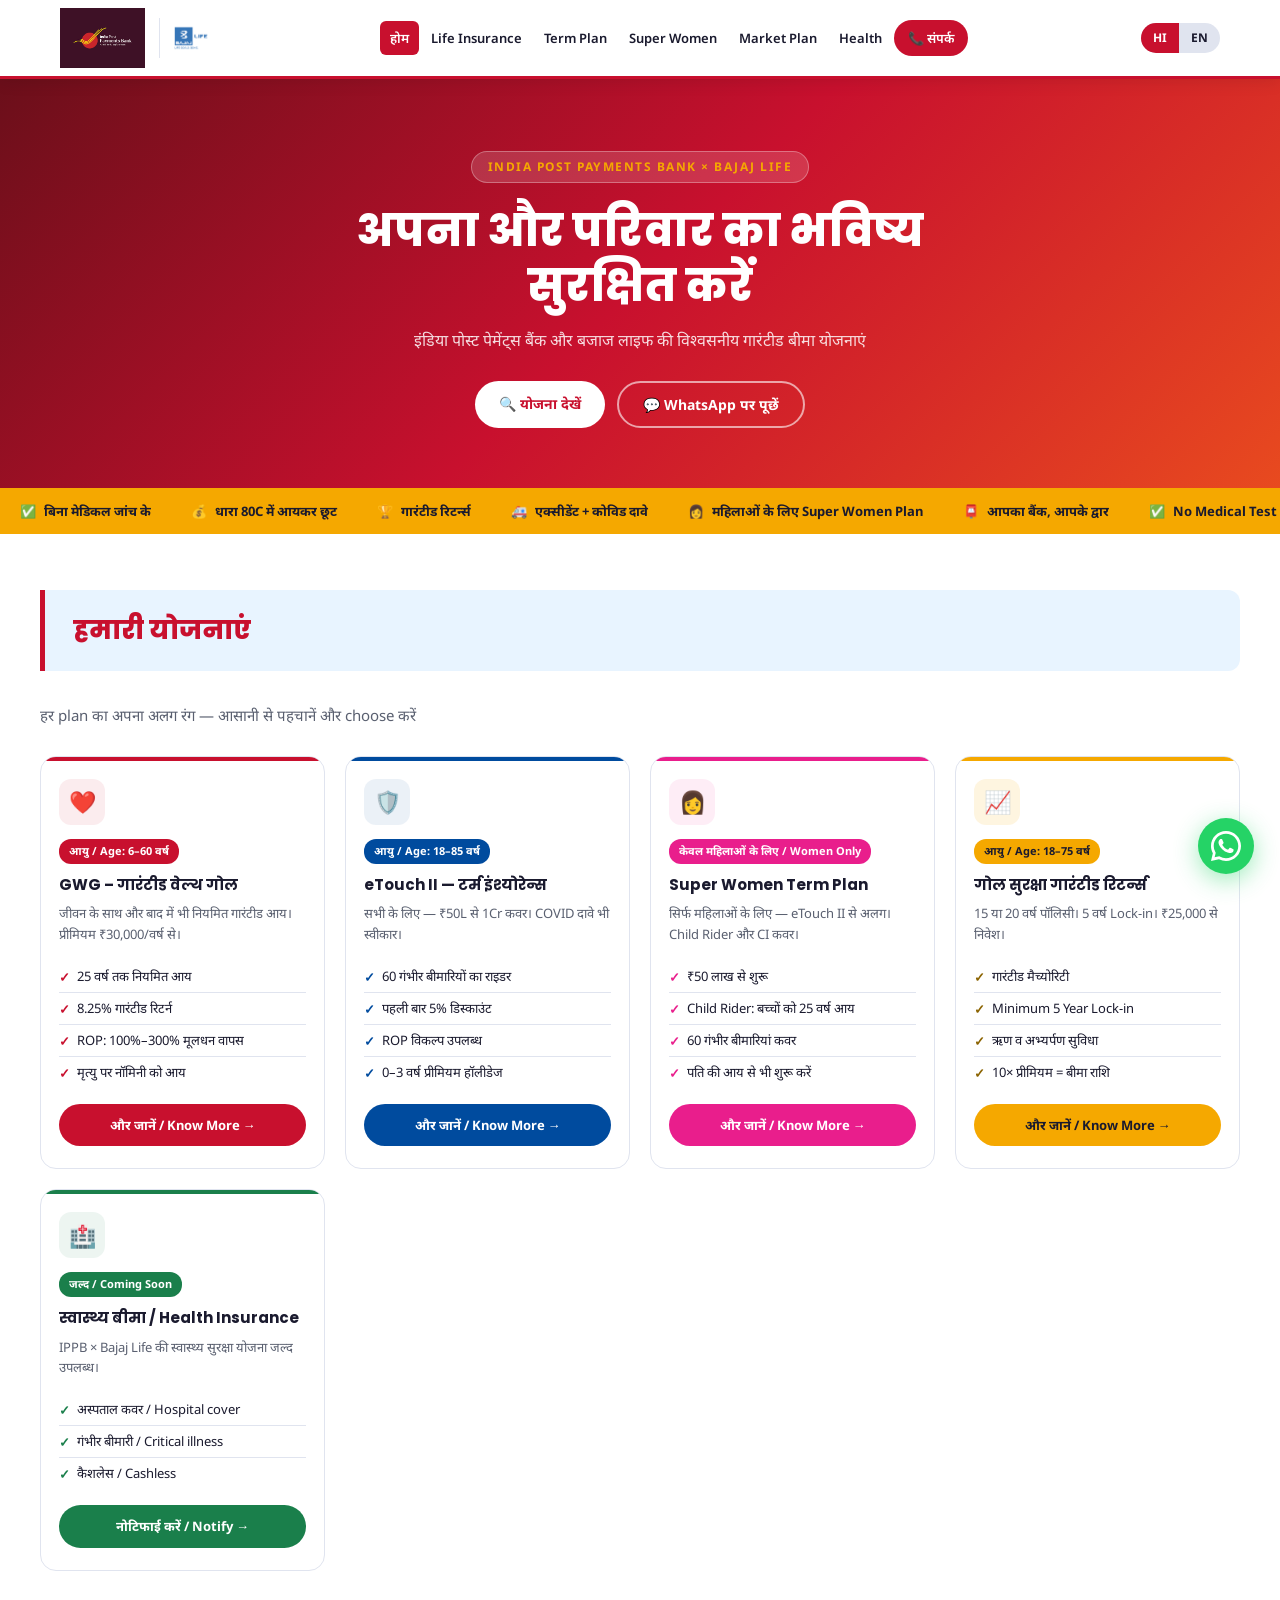
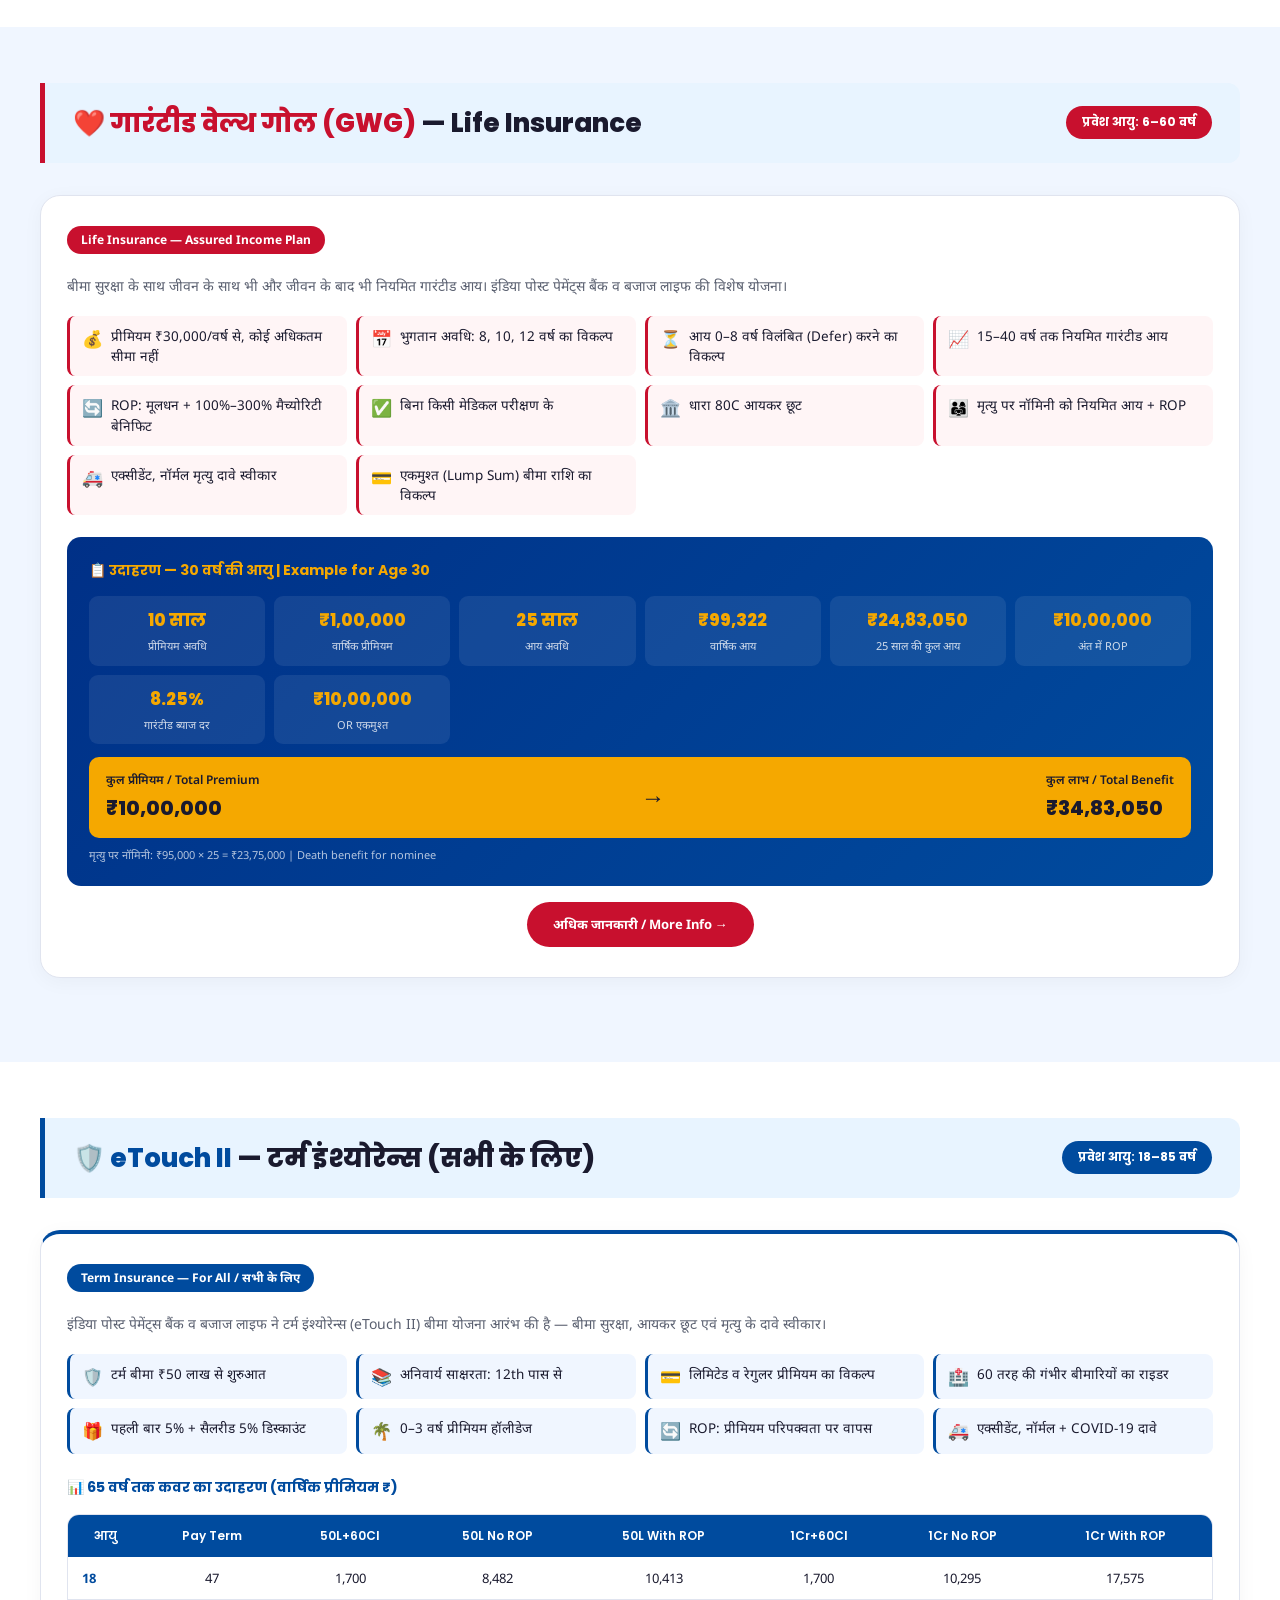
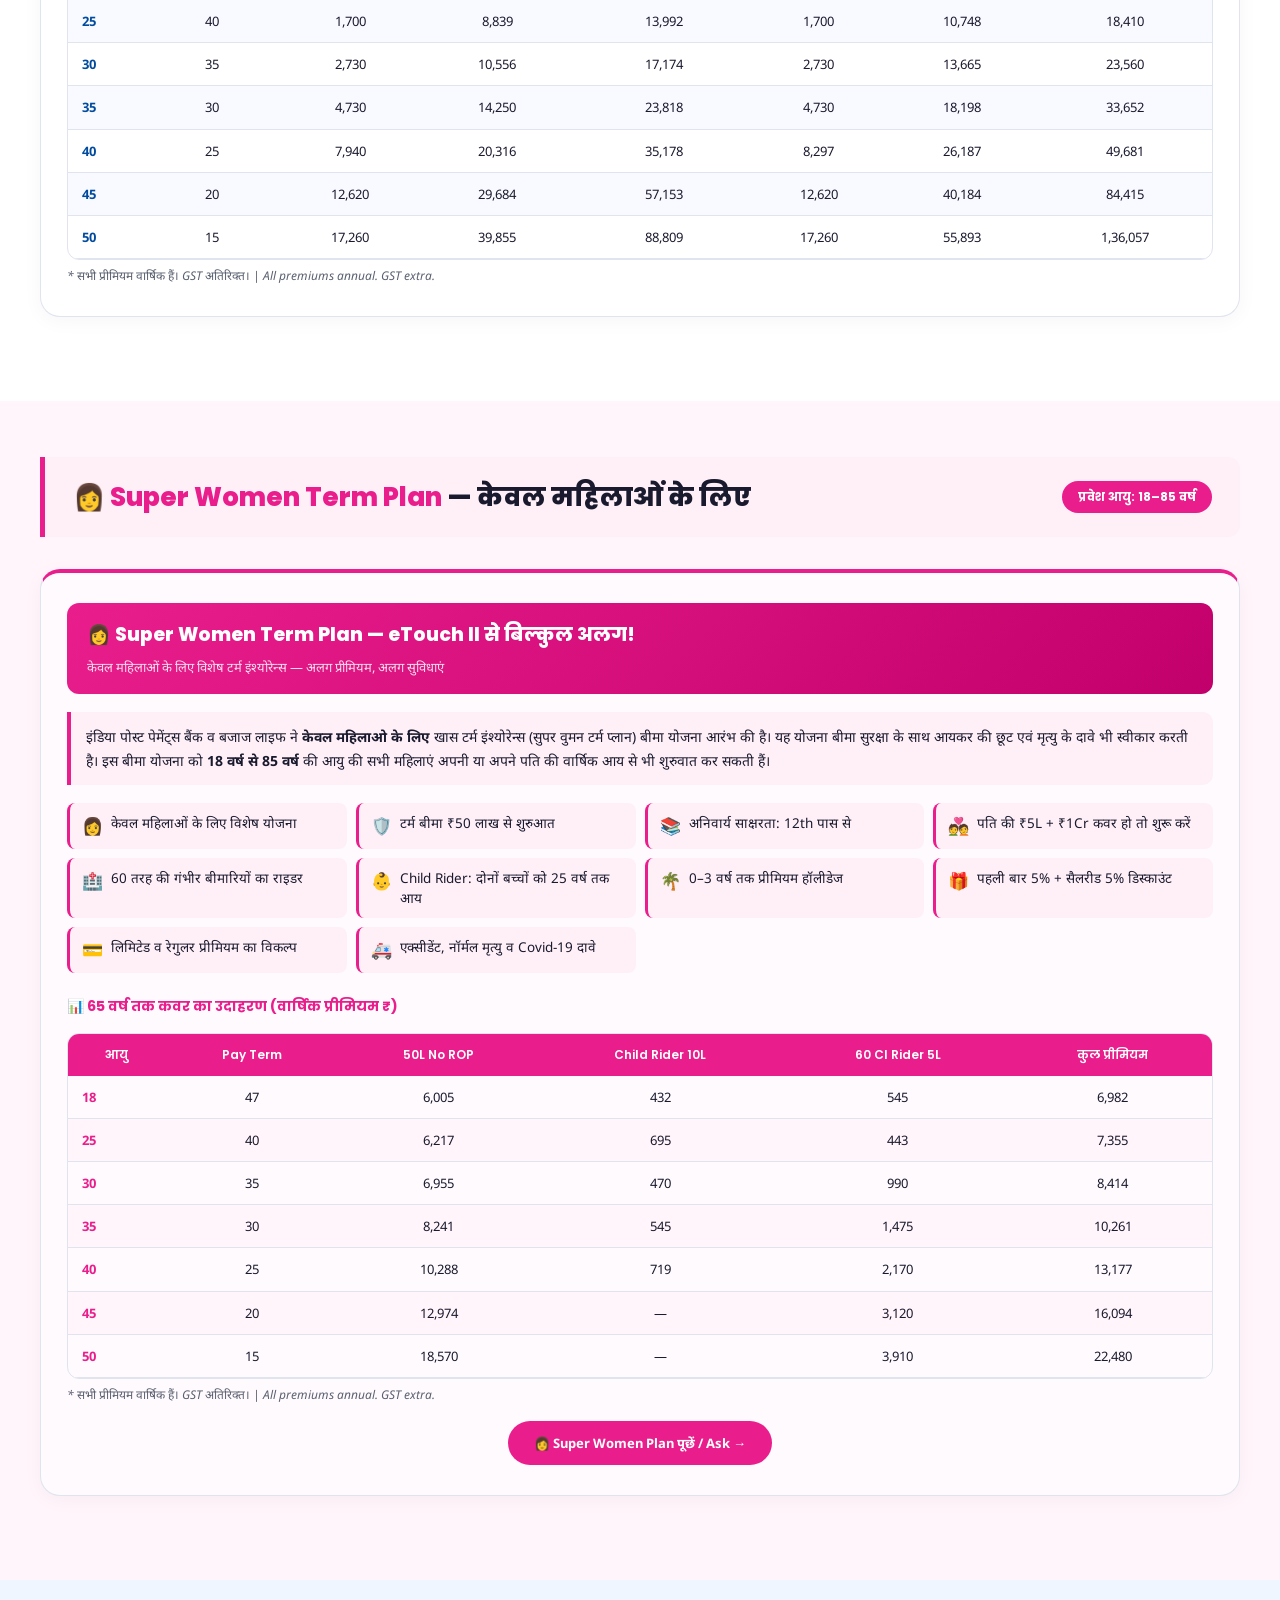
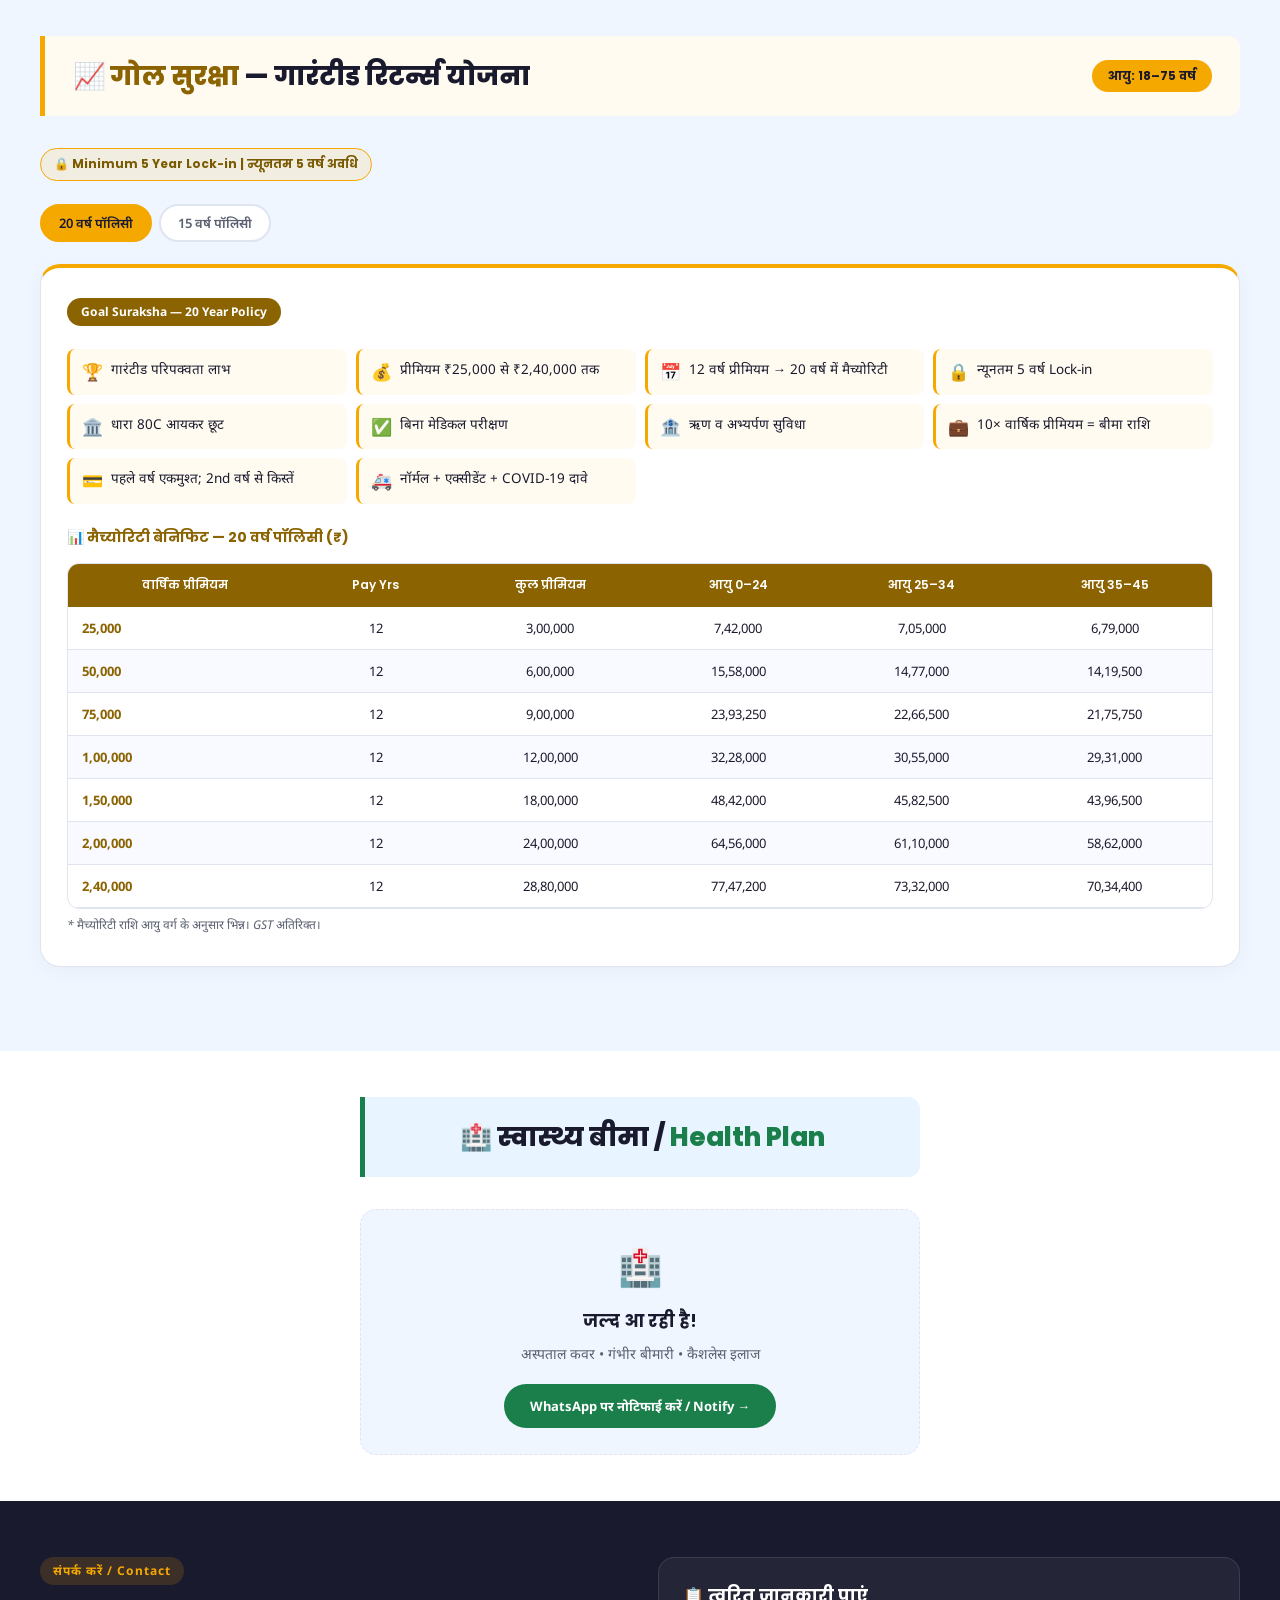
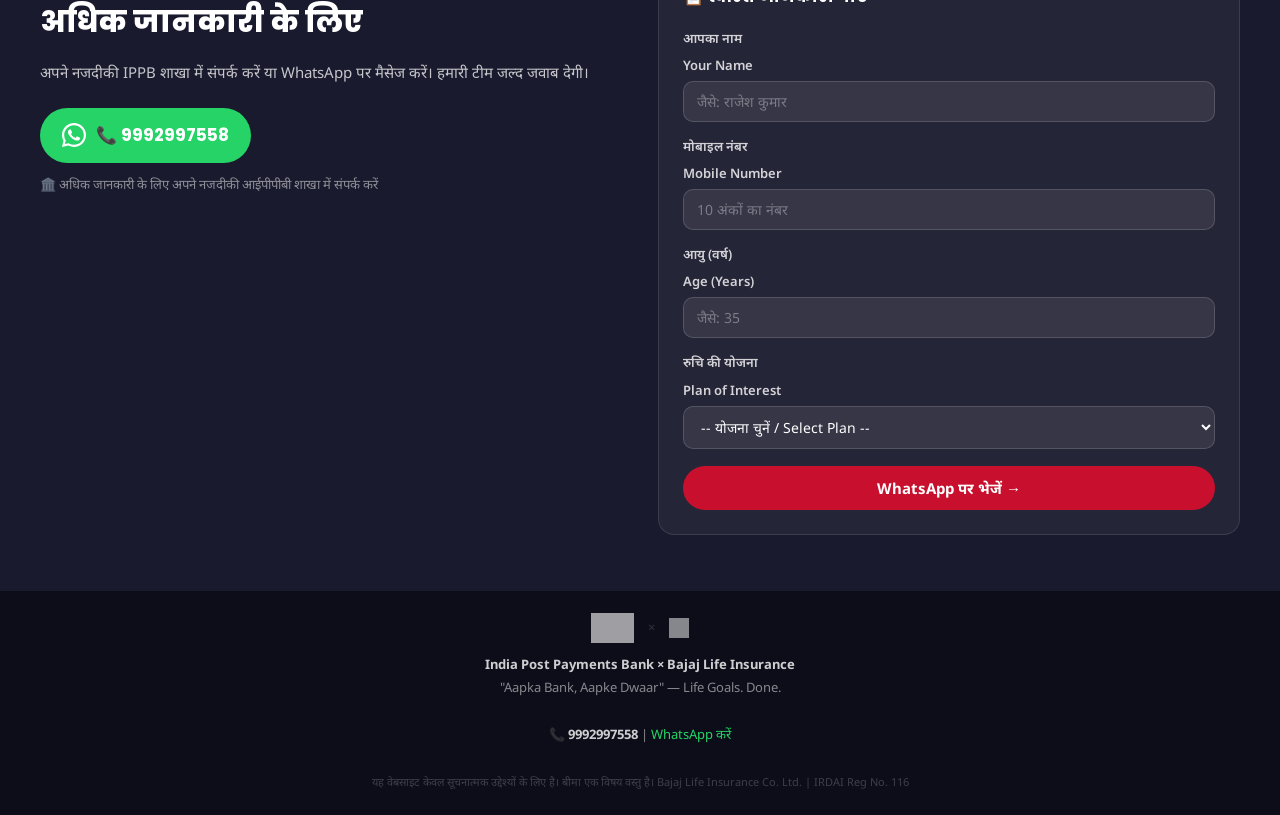
<file: index.html>
<!DOCTYPE html>
<html lang="hi" id="htmlRoot">
<head>
<!-- Google tag (gtag.js) -->
<script async src="https://www.googletagmanager.com/gtag/js?id=G-3YK0XQEH0W"></script>
<script>
  window.dataLayer = window.dataLayer || [];
  function gtag(){dataLayer.push(arguments);}
  gtag('js', new Date());
  gtag('config', 'G-3YK0XQEH0W');
</script>


<meta charset="UTF-8">
<meta name="viewport" content="width=device-width, initial-scale=1.0">
<title>IPPB Insurance Plans | Bajaj Life | Vikram Singh | 9992997558</title>
<meta name="description" content="IPPB Authorized Agent Vikram Singh - Bajaj Life Insurance Plans. GWG, eTouch II, Super Women Term Plan, Goal Suraksha. Call 9992997558">
<meta name="keywords" content="IPPB insurance, Bajaj Life life insurance, guaranteed return plan, term insurance, GWG, Super Women Term Plan, India Post insurance, बीमा योजना">
<meta name="robots" content="index, follow">
<meta property="og:title" content="IPPB × Bajaj Life Insurance | Vikram Singh">
<meta property="og:description" content="गारंटीड रिटर्न बीमा योजनाएं। GWG, eTouch II, Super Women, Goal Suraksha। Call: 9992997558">
<link href="https://fonts.googleapis.com/css2?family=Poppins:wght@400;600;700;800&family=Noto+Sans:wght@400;600;700&display=swap" rel="stylesheet">
<style>
:root{--red:#C8102E;--maroon:#6B0F1A;--gold:#F5A800;--blue:#004B9E;--pink:#E91E8C;--pink-light:#FFF0F8;--green:#1A7F4B;--light-bg:#F0F6FF;--sh-bg:#E8F4FF;--dark:#1A1A2E;--white:#fff;--muted:#5A6070;--border:#E0E4EF}
*{margin:0;padding:0;box-sizing:border-box}
body{font-family:'Noto Sans',sans-serif;background:#fff;color:var(--dark);font-size:15px;line-height:1.7}
header{position:sticky;top:0;z-index:1000;background:#fff;border-bottom:3px solid var(--red);box-shadow:0 2px 16px rgba(0,0,0,.1)}
.hi{display:block}.en{display:none}
.lang-en .hi{display:none}.lang-en .en{display:block}
.header-inner{max-width:1200px;margin:0 auto;padding:8px 20px;display:flex;align-items:center;justify-content:space-between;gap:12px}
.brand-group{display:flex;align-items:center;gap:14px}
.logo-ippb{height:60px;width:auto;object-fit:contain}
.logo-div{width:1px;height:40px;background:var(--border)}
.logo-bajaj{height:34px;width:auto;object-fit:contain;opacity:.85}
nav{display:flex;align-items:center;gap:2px;flex-wrap:wrap}
nav a{text-decoration:none;color:var(--dark);font-size:13px;font-weight:600;padding:6px 10px;border-radius:6px;transition:all .2s}
nav a:hover,nav a.active{background:var(--red);color:#fff}
.nav-cta{background:var(--red)!important;color:#fff!important;padding:7px 14px!important;border-radius:20px!important}
.lang-toggle{display:flex;align-items:center;background:var(--border);border-radius:20px;overflow:hidden;font-size:12px;font-weight:700;cursor:pointer;border:none}
.lang-toggle span{padding:5px 12px;transition:all .2s;border:none;background:transparent;cursor:pointer;font-weight:700;font-size:12px}
.lang-toggle span.on{background:var(--red);color:#fff}
.ham{display:none;flex-direction:column;gap:5px;cursor:pointer;padding:4px}
.ham span{width:24px;height:2px;background:var(--dark);display:block;border-radius:2px}
.mob-nav{display:none;flex-direction:column;background:#fff;border-top:1px solid var(--border);padding:12px 20px}
.mob-nav.open{display:flex}
.mob-nav a{padding:10px 0;font-weight:600;color:var(--dark);text-decoration:none;border-bottom:1px solid var(--border);font-size:14px}
.mob-nav a:last-child{border:none}
.sec-head{background:var(--sh-bg);border-left:5px solid var(--red);padding:18px 28px;margin-bottom:32px;border-radius:0 12px 12px 0;display:flex;align-items:center;justify-content:space-between;flex-wrap:wrap;gap:10px}
.sec-head h2{font-family:'Poppins',sans-serif;font-size:clamp(18px,3.5vw,26px);font-weight:800;color:var(--dark);margin:0}
.sec-head h2 span{color:var(--red)}
.age-pill{background:var(--red);color:#fff;font-weight:700;font-size:12px;padding:6px 16px;border-radius:24px;white-space:nowrap;font-family:'Poppins',sans-serif;flex-shrink:0}
.sec-head.blue{border-color:var(--blue)}.sec-head.blue h2 span{color:var(--blue)}.sec-head.blue .age-pill{background:var(--blue)}
.sec-head.pink{border-color:var(--pink);background:var(--pink-light)}.sec-head.pink h2 span{color:var(--pink)}.sec-head.pink .age-pill{background:var(--pink)}
.sec-head.gold{border-color:var(--gold);background:#FFFBF0}.sec-head.gold h2 span{color:#8B6300}.sec-head.gold .age-pill{background:var(--gold);color:var(--dark)}
.hero{background:linear-gradient(135deg,var(--maroon) 0%,var(--red) 50%,#E84A1F 100%);padding:72px 20px 60px;text-align:center}
.hero-tag{display:inline-block;background:rgba(255,255,255,.15);border:1px solid rgba(255,255,255,.3);color:var(--gold);font-size:12px;font-weight:700;letter-spacing:1.5px;text-transform:uppercase;padding:5px 16px;border-radius:20px;margin-bottom:20px}
.hero h1{font-family:'Poppins',sans-serif;font-size:clamp(22px,5vw,44px);font-weight:800;color:#fff;line-height:1.25;margin-bottom:14px;max-width:720px;margin-left:auto;margin-right:auto}
.hero p{color:rgba(255,255,255,.85);font-size:clamp(13px,2vw,16px);max-width:540px;margin:0 auto 26px}
.hero-btns{display:flex;gap:12px;justify-content:center;flex-wrap:wrap}
.btn-p{background:#fff;color:var(--red);font-weight:700;font-size:14px;padding:11px 24px;border-radius:30px;text-decoration:none;display:inline-block;transition:transform .2s;font-family:'Noto Sans',sans-serif}
.btn-p:hover{transform:translateY(-2px)}
.btn-o{background:transparent;color:#fff;font-weight:700;font-size:14px;padding:10px 24px;border-radius:30px;border:2px solid rgba(255,255,255,.6);text-decoration:none;display:inline-block;transition:all .2s;font-family:'Noto Sans',sans-serif}
.btn-o:hover{background:rgba(255,255,255,.1)}
.trust-strip{background:var(--gold);padding:12px 20px;overflow:hidden}
.trust-scroll{display:flex;gap:40px;animation:scroll-t 22s linear infinite;width:max-content}
@keyframes scroll-t{from{transform:translateX(0)}to{transform:translateX(-50%)}}
.trust-item{display:flex;align-items:center;gap:8px;font-weight:700;font-size:13px;color:var(--dark);white-space:nowrap}
section{padding:56px 20px}
.container{max-width:1200px;margin:0 auto}
.sec-sub{color:var(--muted);font-size:15px;margin-bottom:28px}
.plans-grid{display:grid;grid-template-columns:repeat(auto-fit,minmax(250px,1fr));gap:20px;margin-top:28px}
.plan-card{background:#fff;border-radius:16px;border:1px solid var(--border);padding:22px 18px;position:relative;transition:all .3s;overflow:hidden}
.plan-card::before{content:'';position:absolute;top:0;left:0;right:0;height:4px;border-radius:16px 16px 0 0}
.rc::before{background:var(--red)}.bc::before{background:var(--blue)}.pc::before{background:var(--pink)}.gc::before{background:var(--gold)}.greenc::before{background:var(--green)}
.plan-card:hover{transform:translateY(-4px);box-shadow:0 12px 36px rgba(0,0,0,.09)}
.card-icon{width:46px;height:46px;border-radius:12px;display:flex;align-items:center;justify-content:center;font-size:22px;margin-bottom:12px}
.cbadge{display:inline-block;color:#fff;font-size:11px;font-weight:700;padding:3px 10px;border-radius:12px;margin-bottom:8px}
.plan-card h3{font-family:'Poppins',sans-serif;font-size:15px;font-weight:700;color:var(--dark);margin-bottom:6px}
.plan-card p{color:var(--muted);font-size:13px;margin-bottom:16px;line-height:1.6}
.cf{list-style:none;margin-bottom:16px}
.cf li{font-size:13px;padding:4px 0;border-bottom:1px solid var(--border);display:flex;gap:7px;align-items:flex-start}
.cf li:last-child{border:none}
.cf li::before{content:'✓';font-weight:700;flex-shrink:0;margin-top:1px}
.rc .cf li::before{color:var(--red)}.bc .cf li::before{color:var(--blue)}.pc .cf li::before{color:var(--pink)}.gc .cf li::before{color:#8B6300}.greenc .cf li::before{color:var(--green)}
.btn-c{display:block;text-align:center;color:#fff;font-weight:700;font-size:13px;padding:10px;border-radius:24px;text-decoration:none;transition:opacity .2s;font-family:'Noto Sans',sans-serif}
.btn-c:hover{opacity:.85}
.sec-bg{background:var(--light-bg)}.sec-w{background:#fff}.sec-pink{background:#FFF5FA}
.plan-block{background:#fff;border-radius:20px;border:1px solid var(--border);padding:30px 26px;margin-bottom:28px;box-shadow:0 4px 20px rgba(0,0,0,.04)}
.plan-block.et{border-top:4px solid var(--blue)}
.plan-block.sw{border-top:4px solid var(--pink);background:#FFFAFD}
.pbadge{display:inline-block;color:#fff;font-weight:700;font-size:12px;padding:4px 14px;border-radius:20px;margin-bottom:10px}
.sw-banner{background:linear-gradient(135deg,#E91E8C,#C2006B);border-radius:12px;padding:16px 20px;margin-bottom:18px}
.sw-banner h3{color:#fff;font-family:'Poppins',sans-serif;font-size:19px;font-weight:800;margin:0 0 4px}
.sw-banner p{color:rgba(255,255,255,.85);font-size:13px;margin:0}
.sw-intro{background:var(--pink-light);border-left:4px solid var(--pink);padding:13px 15px;border-radius:0 10px 10px 0;margin-bottom:18px;font-size:14px;line-height:1.7;color:var(--dark)}
.feats{display:grid;grid-template-columns:repeat(auto-fill,minmax(230px,1fr));gap:9px;margin-bottom:22px}
.fi-item{display:flex;gap:8px;align-items:flex-start;font-size:13.5px;padding:10px 12px;border-radius:8px;border-left:3px solid;line-height:1.5}
.fi-item.r{border-color:var(--red);background:#FFF5F6}.fi-item.b{border-color:var(--blue);background:#F0F6FF}.fi-item.p{border-color:var(--pink);background:var(--pink-light)}.fi-item.g{border-color:var(--gold);background:#FFFBF0}
.fi{font-size:17px;flex-shrink:0}
.tw{overflow-x:auto;border-radius:12px;border:1px solid var(--border);margin-top:14px}
.pt{width:100%;border-collapse:collapse;font-size:13px;min-width:480px}
.pt thead{color:#fff}
.pt.rt thead{background:var(--red)}.pt.bt thead{background:var(--blue)}.pt.pkt thead{background:var(--pink)}.pt.gt thead{background:#8B6300}
.pt thead th{padding:11px 11px;text-align:center;font-family:'Poppins',sans-serif;font-weight:600;font-size:12px}
.pt tbody tr:nth-child(even){background:#F8FAFF}
.pt.pkt tbody tr:nth-child(even){background:#FFF5FA}
.pt tbody tr:hover{background:#FFECEE}
.pt.bt tbody tr:hover{background:#EEF4FF}.pt.pkt tbody tr:hover{background:#FFE0F2}
.pt tbody td{padding:10px 11px;text-align:center;border-bottom:1px solid var(--border);font-size:13px}
.pt tbody td:first-child{font-weight:700;text-align:left;padding-left:14px}
.pt.rt tbody td:first-child{color:var(--red)}.pt.bt tbody td:first-child{color:var(--blue)}.pt.pkt tbody td:first-child{color:var(--pink)}.pt.gt tbody td:first-child{color:#8B6300}
.ttitle{font-family:'Poppins',sans-serif;font-size:14px;font-weight:700;color:var(--dark);margin:18px 0 5px;display:flex;align-items:center;gap:7px}
.tnote{font-size:12px;color:var(--muted);margin-top:6px;font-style:italic}
.ex-box{background:linear-gradient(135deg,#003087 0%,#004B9E 100%);border-radius:14px;padding:22px;color:#fff;margin-top:18px}
.ex-box h4{font-family:'Poppins',sans-serif;font-size:14px;font-weight:700;margin-bottom:13px;color:var(--gold)}
.ex-grid{display:grid;grid-template-columns:repeat(auto-fill,minmax(160px,1fr));gap:9px}
.ex-item{background:rgba(255,255,255,.08);border-radius:9px;padding:10px 11px;text-align:center}
.ex-item .ev{font-size:17px;font-weight:800;color:var(--gold);font-family:'Poppins',sans-serif}
.ex-item .el{font-size:11px;opacity:.8;margin-top:2px}
.hl-res{background:var(--gold);color:var(--dark);border-radius:10px;padding:13px 17px;margin-top:13px;display:flex;justify-content:space-between;align-items:center;gap:10px;flex-wrap:wrap}
.hl-res .big{font-family:'Poppins',sans-serif;font-size:20px;font-weight:800}
.hl-res .lbl{font-size:12px;font-weight:600}
.lock-b{display:inline-flex;align-items:center;gap:6px;background:rgba(245,168,0,.12);border:1px solid var(--gold);color:#7A5A00;font-weight:700;font-size:12px;padding:5px 13px;border-radius:20px;margin-bottom:10px;font-family:'Poppins',sans-serif}
.tab-grp{display:flex;gap:7px;flex-wrap:wrap;margin-bottom:22px}
.tb{padding:8px 17px;border-radius:24px;border:2px solid var(--border);font-weight:600;font-size:13px;cursor:pointer;background:#fff;color:var(--muted);font-family:'Noto Sans',sans-serif;transition:all .2s}
.tb:hover{background:#eee}
.tb.ar{background:var(--red);color:#fff;border-color:var(--red)}.tb.ab{background:var(--blue);color:#fff;border-color:var(--blue)}.tb.ag{background:var(--gold);color:var(--dark);border-color:var(--gold)}
.tc{display:none}.tc.active{display:block}
.contact-section{background:var(--dark);color:#fff;padding:56px 20px}
.cg{display:grid;grid-template-columns:1fr 1fr;gap:36px;align-items:start;max-width:1200px;margin:0 auto}
.ci p{color:rgba(255,255,255,.75);margin-bottom:22px;font-size:15px}
.wa-btn{display:flex;align-items:center;gap:10px;background:#25D366;color:#fff;font-weight:700;font-size:17px;padding:13px 22px;border-radius:30px;text-decoration:none;width:fit-content;transition:transform .2s;font-family:'Poppins',sans-serif;margin-bottom:10px}
.wa-btn:hover{transform:translateY(-2px)}
.cf-form{background:rgba(255,255,255,.05);border:1px solid rgba(255,255,255,.1);border-radius:16px;padding:24px}
.cf-form h3{font-family:'Poppins',sans-serif;font-size:17px;font-weight:700;margin-bottom:16px;color:#fff}
.fg{margin-bottom:13px}
.fg label{display:block;font-size:13px;font-weight:600;margin-bottom:5px;color:rgba(255,255,255,.8)}
.fg input,.fg select{width:100%;background:rgba(255,255,255,.08);border:1px solid rgba(255,255,255,.15);color:#fff;padding:10px 13px;border-radius:10px;font-size:14px;font-family:'Noto Sans',sans-serif;outline:none}
.fg input::placeholder{color:rgba(255,255,255,.35)}
.fg select option{background:var(--dark)}
.btn-sub{width:100%;background:var(--red);color:#fff;border:none;font-weight:700;font-size:15px;padding:12px;border-radius:24px;cursor:pointer;font-family:'Noto Sans',sans-serif;margin-top:4px}
.btn-sub:hover{background:var(--maroon)}
footer{background:#0D0D1A;color:rgba(255,255,255,.5);text-align:center;padding:22px 20px;font-size:13px;line-height:1.8}
footer strong{color:rgba(255,255,255,.8)}
.float-wa{position:fixed;bottom:26px;right:26px;background:#25D366;color:#fff;width:56px;height:56px;border-radius:50%;display:flex;align-items:center;justify-content:center;font-size:28px;text-decoration:none;box-shadow:0 6px 24px rgba(37,211,102,.45);z-index:999;animation:wa-p 2.5s infinite}
.float-wa:hover{transform:scale(1.1)}
@keyframes wa-p{0%,100%{box-shadow:0 6px 24px rgba(37,211,102,.45)}50%{box-shadow:0 6px 36px rgba(37,211,102,.7)}}
@media(max-width:768px){nav{display:none}.ham{display:flex}.cg{grid-template-columns:1fr}.header-inner{padding:7px 14px}.logo-ippb{height:46px}.logo-bajaj{height:26px}section{padding:38px 14px}.plan-block{padding:18px 14px}.ex-grid{grid-template-columns:repeat(2,1fr)}.sec-head{padding:13px 16px}}
</style>
</head>
<body id="bRoot">

<header>
  <div class="header-inner">
    <div class="brand-group">
      <img src="[data-uri]" alt="India Post Payments Bank" class="logo-ippb">
      <div class="logo-div"></div>
      <img src="[data-uri]" alt="Bajaj Life" class="logo-bajaj">
    </div>
    <nav>
      <a href="#home" class="active">होम</a>
      <a href="#life">Life Insurance</a>
      <a href="#term">Term Plan</a>
      <a href="#women">Super Women</a>
      <a href="#market">Market Plan</a>
      <a href="#health">Health</a>
      <a href="#contact" class="nav-cta">📞 संपर्क</a>
    </nav>
    <div style="display:flex;align-items:center;gap:10px;">
      <div class="lang-toggle">
        <span id="hiB" class="on" onclick="setLang(true)">HI</span>
        <span id="enB" onclick="setLang(false)">EN</span>
      </div>
      <div class="ham" onclick="toggleMenu()"><span></span><span></span><span></span></div>
    </div>
  </div>
  <div class="mob-nav" id="mobNav">
    <a href="#home" onclick="toggleMenu()">🏠 होम</a>
    <a href="#life" onclick="toggleMenu()">❤️ Life Insurance</a>
    <a href="#term" onclick="toggleMenu()">🛡️ eTouch II Term</a>
    <a href="#women" onclick="toggleMenu()">👩 Super Women</a>
    <a href="#market" onclick="toggleMenu()">📈 Market Plan</a>
    <a href="#health" onclick="toggleMenu()">🏥 Health</a>
    <a href="#contact" onclick="toggleMenu()">📞 संपर्क करें</a>
  </div>
</header>

<section class="hero" id="home">
  <div class="hero-tag">India Post Payments Bank × Bajaj Life</div>
  <h1 class="hi">अपना और परिवार का भविष्य सुरक्षित करें</h1>
  <h1 class="en">Secure Your Family's Future with Guaranteed Plans</h1>
  <p class="hi">इंडिया पोस्ट पेमेंट्स बैंक और बजाज लाइफ की विश्वसनीय गारंटीड बीमा योजनाएं</p>
  <p class="en">Trusted guaranteed insurance and investment plans from India Post Payments Bank & Bajaj Life</p>
  <div class="hero-btns">
    <a href="#life" class="btn-p"><span class="hi">🔍 योजना देखें</span><span class="en">🔍 View Plans</span></a>
    <a href="https://wa.me/919992997558" target="_blank" class="btn-o"><span class="hi">💬 WhatsApp पर पूछें</span><span class="en">💬 WhatsApp Us</span></a>
  </div>
</section>

<div class="trust-strip">
  <div class="trust-scroll">
    <div class="trust-item"><span>✅</span> बिना मेडिकल जांच के</div>
    <div class="trust-item"><span>💰</span> धारा 80C में आयकर छूट</div>
    <div class="trust-item"><span>🏆</span> गारंटीड रिटर्न्स</div>
    <div class="trust-item"><span>🚑</span> एक्सीडेंट + कोविड दावे</div>
    <div class="trust-item"><span>👩</span> महिलाओं के लिए Super Women Plan</div>
    <div class="trust-item"><span>📮</span> आपका बैंक, आपके द्वार</div>
    <div class="trust-item"><span>✅</span> No Medical Test</div>
    <div class="trust-item"><span>💰</span> Tax Benefit 80C</div>
    <div class="trust-item"><span>🏆</span> Guaranteed Returns</div>
    <div class="trust-item"><span>🚑</span> Accident + COVID Claims</div>
    <div class="trust-item"><span>👩</span> Exclusive Women's Plan</div>
    <div class="trust-item"><span>📮</span> Aapka Bank, Aapke Dwaar</div>
  </div>
</div>

<!-- PLAN CARDS -->
<section class="sec-w">
  <div class="container">
    <div class="sec-head">
      <h2><span class="hi">हमारी <span>योजनाएं</span></span><span class="en">Our <span>Insurance Plans</span></span></h2>
    </div>
    <p class="sec-sub hi">हर plan का अपना अलग रंग — आसानी से पहचानें और choose करें</p>
    <p class="sec-sub en">Each plan has its own color — easily identify and choose the right one</p>
    <div class="plans-grid">
      <div class="plan-card rc">
        <div class="card-icon" style="background:rgba(200,16,46,.08)">❤️</div>
        <div class="cbadge" style="background:var(--red)">आयु / Age: 6–60 वर्ष</div>
        <h3>GWG – गारंटीड वेल्थ गोल</h3>
        <p class="hi">जीवन के साथ और बाद में भी नियमित गारंटीड आय। प्रीमियम ₹30,000/वर्ष से।</p>
        <p class="en">Regular guaranteed income during and after life. Premium from ₹30,000/year.</p>
        <ul class="cf"><li>25 वर्ष तक नियमित आय</li><li>8.25% गारंटीड रिटर्न</li><li>ROP: 100%–300% मूलधन वापस</li><li>मृत्यु पर नॉमिनी को आय</li></ul>
        <a href="#life" class="btn-c" style="background:var(--red)">और जानें / Know More →</a>
      </div>
      <div class="plan-card bc">
        <div class="card-icon" style="background:rgba(0,75,158,.08)">🛡️</div>
        <div class="cbadge" style="background:var(--blue)">आयु / Age: 18–85 वर्ष</div>
        <h3>eTouch II — टर्म इंश्योरेन्स</h3>
        <p class="hi">सभी के लिए — ₹50L से 1Cr कवर। COVID दावे भी स्वीकार।</p>
        <p class="en">For everyone — ₹50L to 1Cr cover. COVID-19 claims accepted.</p>
        <ul class="cf"><li>60 गंभीर बीमारियों का राइडर</li><li>पहली बार 5% डिस्काउंट</li><li>ROP विकल्प उपलब्ध</li><li>0–3 वर्ष प्रीमियम हॉलीडेज</li></ul>
        <a href="#term" class="btn-c" style="background:var(--blue)">और जानें / Know More →</a>
      </div>
      <div class="plan-card pc">
        <div class="card-icon" style="background:rgba(233,30,140,.08)">👩</div>
        <div class="cbadge" style="background:var(--pink)">केवल महिलाओं के लिए / Women Only</div>
        <h3>Super Women Term Plan</h3>
        <p class="hi">सिर्फ महिलाओं के लिए — eTouch II से अलग। Child Rider और CI कवर।</p>
        <p class="en">Exclusively for women — separate from eTouch II. Child Rider & CI cover.</p>
        <ul class="cf"><li>₹50 लाख से शुरू</li><li>Child Rider: बच्चों को 25 वर्ष आय</li><li>60 गंभीर बीमारियां कवर</li><li>पति की आय से भी शुरू करें</li></ul>
        <a href="#women" class="btn-c" style="background:var(--pink)">और जानें / Know More →</a>
      </div>
      <div class="plan-card gc">
        <div class="card-icon" style="background:rgba(245,168,0,.12)">📈</div>
        <div class="cbadge" style="background:var(--gold);color:var(--dark)">आयु / Age: 18–75 वर्ष</div>
        <h3>गोल सुरक्षा गारंटीड रिटर्न्स</h3>
        <p class="hi">15 या 20 वर्ष पॉलिसी। 5 वर्ष Lock-in। ₹25,000 से निवेश।</p>
        <p class="en">15 or 20 year policy. 5 Year lock-in. Invest from ₹25,000.</p>
        <ul class="cf"><li>गारंटीड मैच्योरिटी</li><li>Minimum 5 Year Lock-in</li><li>ऋण व अभ्यर्पण सुविधा</li><li>10× प्रीमियम = बीमा राशि</li></ul>
        <a href="#market" class="btn-c" style="background:var(--gold);color:var(--dark)">और जानें / Know More →</a>
      </div>
      <div class="plan-card greenc">
        <div class="card-icon" style="background:rgba(26,127,75,.08)">🏥</div>
        <div class="cbadge" style="background:var(--green)">जल्द / Coming Soon</div>
        <h3>स्वास्थ्य बीमा / Health Insurance</h3>
        <p class="hi">IPPB × Bajaj Life की स्वास्थ्य सुरक्षा योजना जल्द उपलब्ध।</p>
        <p class="en">IPPB × Bajaj Life Health Insurance Plan coming soon.</p>
        <ul class="cf"><li>अस्पताल कवर / Hospital cover</li><li>गंभीर बीमारी / Critical illness</li><li>कैशलेस / Cashless</li></ul>
        <a href="#contact" class="btn-c" style="background:var(--green)">नोटिफाई करें / Notify →</a>
      </div>
    </div>
  </div>
</section>

<!-- LIFE INSURANCE -->
<section class="sec-bg" id="life">
  <div class="container">
    <div class="sec-head">
      <h2>❤️ <span>गारंटीड वेल्थ गोल (GWG)</span> — Life Insurance</h2>
      <div class="age-pill">प्रवेश आयु: 6–60 वर्ष</div>
    </div>
    <div class="plan-block">
      <div class="pbadge" style="background:var(--red)">Life Insurance — Assured Income Plan</div>
      <p style="font-size:14px;color:var(--muted);margin:10px 0 18px" class="hi">बीमा सुरक्षा के साथ जीवन के साथ भी और जीवन के बाद भी नियमित गारंटीड आय। इंडिया पोस्ट पेमेंट्स बैंक व बजाज लाइफ की विशेष योजना।</p>
      <p style="font-size:14px;color:var(--muted);margin:10px 0 18px" class="en">Regular guaranteed income both during and after life — with insurance protection. A special plan by IPPB & Bajaj Life.</p>
      <div class="feats">
        <div class="fi-item r"><span class="fi">💰</span> प्रीमियम ₹30,000/वर्ष से, कोई अधिकतम सीमा नहीं</div>
        <div class="fi-item r"><span class="fi">📅</span> भुगतान अवधि: 8, 10, 12 वर्ष का विकल्प</div>
        <div class="fi-item r"><span class="fi">⏳</span> आय 0–8 वर्ष विलंबित (Defer) करने का विकल्प</div>
        <div class="fi-item r"><span class="fi">📈</span> 15–40 वर्ष तक नियमित गारंटीड आय</div>
        <div class="fi-item r"><span class="fi">🔄</span> ROP: मूलधन + 100%–300% मैच्योरिटी बेनिफिट</div>
        <div class="fi-item r"><span class="fi">✅</span> बिना किसी मेडिकल परीक्षण के</div>
        <div class="fi-item r"><span class="fi">🏛️</span> धारा 80C आयकर छूट</div>
        <div class="fi-item r"><span class="fi">👨‍👩‍👧</span> मृत्यु पर नॉमिनी को नियमित आय + ROP</div>
        <div class="fi-item r"><span class="fi">🚑</span> एक्सीडेंट, नॉर्मल मृत्यु दावे स्वीकार</div>
        <div class="fi-item r"><span class="fi">💳</span> एकमुश्त (Lump Sum) बीमा राशि का विकल्प</div>
      </div>
      <div class="ex-box">
        <h4>📋 उदाहरण — 30 वर्ष की आयु | Example for Age 30</h4>
        <div class="ex-grid">
          <div class="ex-item"><div class="ev">10 साल</div><div class="el">प्रीमियम अवधि</div></div>
          <div class="ex-item"><div class="ev">₹1,00,000</div><div class="el">वार्षिक प्रीमियम</div></div>
          <div class="ex-item"><div class="ev">25 साल</div><div class="el">आय अवधि</div></div>
          <div class="ex-item"><div class="ev">₹99,322</div><div class="el">वार्षिक आय</div></div>
          <div class="ex-item"><div class="ev">₹24,83,050</div><div class="el">25 साल की कुल आय</div></div>
          <div class="ex-item"><div class="ev">₹10,00,000</div><div class="el">अंत में ROP</div></div>
          <div class="ex-item"><div class="ev">8.25%</div><div class="el">गारंटीड ब्याज दर</div></div>
          <div class="ex-item"><div class="ev">₹10,00,000</div><div class="el">OR एकमुश्त</div></div>
        </div>
        <div class="hl-res">
          <div><div class="lbl">कुल प्रीमियम / Total Premium</div><div class="big">₹10,00,000</div></div>
          <div style="font-size:24px">→</div>
          <div><div class="lbl">कुल लाभ / Total Benefit</div><div class="big">₹34,83,050</div></div>
        </div>
        <p style="font-size:11px;margin-top:8px;opacity:.7">मृत्यु पर नॉमिनी: ₹95,000 × 25 = ₹23,75,000 | Death benefit for nominee</p>
      </div>
      <div style="margin-top:16px;text-align:center">
        <a href="#contact" class="btn-c" style="display:inline-block;padding:11px 26px;border-radius:30px;background:var(--red)">अधिक जानकारी / More Info →</a>
      </div>
    </div>
  </div>
</section>

<!-- ETOUCH II TERM -->
<section class="sec-w" id="term">
  <div class="container">
    <div class="sec-head blue">
      <h2>🛡️ <span>eTouch II</span> — टर्म इंश्योरेन्स (सभी के लिए)</h2>
      <div class="age-pill">प्रवेश आयु: 18–85 वर्ष</div>
    </div>
    <div class="plan-block et">
      <div class="pbadge" style="background:var(--blue)">Term Insurance — For All / सभी के लिए</div>
      <p style="font-size:14px;color:var(--muted);margin:10px 0 18px" class="hi">इंडिया पोस्ट पेमेंट्स बैंक व बजाज लाइफ ने टर्म इंश्योरेन्स (eTouch II) बीमा योजना आरंभ की है — बीमा सुरक्षा, आयकर छूट एवं मृत्यु के दावे स्वीकार।</p>
      <p style="font-size:14px;color:var(--muted);margin:10px 0 18px" class="en">IPPB & Bajaj Life launched eTouch II Term Insurance — offering life cover, tax benefit and death claims for everyone aged 18–85.</p>
      <div class="feats">
        <div class="fi-item b"><span class="fi">🛡️</span> टर्म बीमा ₹50 लाख से शुरुआत</div>
        <div class="fi-item b"><span class="fi">📚</span> अनिवार्य साक्षरता: 12th पास से</div>
        <div class="fi-item b"><span class="fi">💳</span> लिमिटेड व रेगुलर प्रीमियम का विकल्प</div>
        <div class="fi-item b"><span class="fi">🏥</span> 60 तरह की गंभीर बीमारियों का राइडर</div>
        <div class="fi-item b"><span class="fi">🎁</span> पहली बार 5% + सैलरीड 5% डिस्काउंट</div>
        <div class="fi-item b"><span class="fi">🌴</span> 0–3 वर्ष प्रीमियम हॉलीडेज</div>
        <div class="fi-item b"><span class="fi">🔄</span> ROP: प्रीमियम परिपक्वता पर वापस</div>
        <div class="fi-item b"><span class="fi">🚑</span> एक्सीडेंट, नॉर्मल + COVID-19 दावे</div>
      </div>
      <div class="ttitle" style="color:var(--blue)">📊 65 वर्ष तक कवर का उदाहरण (वार्षिक प्रीमियम ₹)</div>
      <div class="tw">
        <table class="pt bt">
          <thead><tr><th>आयु</th><th>Pay Term</th><th>50L+60CI</th><th>50L No ROP</th><th>50L With ROP</th><th>1Cr+60CI</th><th>1Cr No ROP</th><th>1Cr With ROP</th></tr></thead>
          <tbody>
            <tr><td>18</td><td>47</td><td>1,700</td><td>8,482</td><td>10,413</td><td>1,700</td><td>10,295</td><td>17,575</td></tr>
            <tr><td>25</td><td>40</td><td>1,700</td><td>8,839</td><td>13,992</td><td>1,700</td><td>10,748</td><td>18,410</td></tr>
            <tr><td>30</td><td>35</td><td>2,730</td><td>10,556</td><td>17,174</td><td>2,730</td><td>13,665</td><td>23,560</td></tr>
            <tr><td>35</td><td>30</td><td>4,730</td><td>14,250</td><td>23,818</td><td>4,730</td><td>18,198</td><td>33,652</td></tr>
            <tr><td>40</td><td>25</td><td>7,940</td><td>20,316</td><td>35,178</td><td>8,297</td><td>26,187</td><td>49,681</td></tr>
            <tr><td>45</td><td>20</td><td>12,620</td><td>29,684</td><td>57,153</td><td>12,620</td><td>40,184</td><td>84,415</td></tr>
            <tr><td>50</td><td>15</td><td>17,260</td><td>39,855</td><td>88,809</td><td>17,260</td><td>55,893</td><td>1,36,057</td></tr>
          </tbody>
        </table>
      </div>
      <p class="tnote">* सभी प्रीमियम वार्षिक हैं। GST अतिरिक्त। | All premiums annual. GST extra.</p>
    </div>
  </div>
</section>

<!-- SUPER WOMEN TERM -->
<section class="sec-pink" id="women">
  <div class="container">
    <div class="sec-head pink">
      <h2>👩 <span>Super Women Term Plan</span> — केवल महिलाओं के लिए</h2>
      <div class="age-pill">प्रवेश आयु: 18–85 वर्ष</div>
    </div>
    <div class="plan-block sw">
      <div class="sw-banner">
        <h3>👩 Super Women Term Plan — eTouch II से बिल्कुल अलग!</h3>
        <p class="hi">केवल महिलाओं के लिए विशेष टर्म इंश्योरेन्स — अलग प्रीमियम, अलग सुविधाएं</p>
        <p class="en">Exclusive Term Insurance only for Women — Different premium, different benefits from eTouch II</p>
      </div>
      <div class="sw-intro hi">
        इंडिया पोस्ट पेमेंट्स बैंक व बजाज लाइफ ने <strong>केवल महिलाओ के लिए</strong> खास टर्म इंश्योरेन्स (सुपर वुमन टर्म प्लान) बीमा योजना आरंभ की है। यह योजना बीमा सुरक्षा के साथ आयकर की छूट एवं मृत्यु के दावे भी स्वीकार करती है। इस बीमा योजना को <strong>18 वर्ष से 85 वर्ष</strong> की आयु की सभी महिलाएं अपनी या अपने पति की वार्षिक आय से भी शुरुवात कर सकती हैं।
      </div>
      <div class="sw-intro en">
        IPPB & Bajaj Life have launched a special term insurance <strong>exclusively for women</strong> — Super Women Term Plan. This plan provides insurance protection, tax benefit under 80C, and accepts death claims. All women aged <strong>18 to 85 years</strong> can start this plan from their own or their husband's annual income.
      </div>
      <div class="feats">
        <div class="fi-item p"><span class="fi">👩</span> केवल महिलाओं के लिए विशेष योजना</div>
        <div class="fi-item p"><span class="fi">🛡️</span> टर्म बीमा ₹50 लाख से शुरुआत</div>
        <div class="fi-item p"><span class="fi">📚</span> अनिवार्य साक्षरता: 12th पास से</div>
        <div class="fi-item p"><span class="fi">💑</span> पति की ₹5L + ₹1Cr कवर हो तो शुरू करें</div>
        <div class="fi-item p"><span class="fi">🏥</span> 60 तरह की गंभीर बीमारियों का राइडर</div>
        <div class="fi-item p"><span class="fi">👶</span> Child Rider: दोनों बच्चों को 25 वर्ष तक आय</div>
        <div class="fi-item p"><span class="fi">🌴</span> 0–3 वर्ष तक प्रीमियम हॉलीडेज</div>
        <div class="fi-item p"><span class="fi">🎁</span> पहली बार 5% + सैलरीड 5% डिस्काउंट</div>
        <div class="fi-item p"><span class="fi">💳</span> लिमिटेड व रेगुलर प्रीमियम का विकल्प</div>
        <div class="fi-item p"><span class="fi">🚑</span> एक्सीडेंट, नॉर्मल मृत्यु व Covid-19 दावे</div>
      </div>
      <div class="ttitle" style="color:var(--pink)">📊 65 वर्ष तक कवर का उदाहरण (वार्षिक प्रीमियम ₹)</div>
      <div class="tw">
        <table class="pt pkt">
          <thead><tr><th>आयु</th><th>Pay Term</th><th>50L No ROP</th><th>Child Rider 10L</th><th>60 CI Rider 5L</th><th>कुल प्रीमियम</th></tr></thead>
          <tbody>
            <tr><td>18</td><td>47</td><td>6,005</td><td>432</td><td>545</td><td>6,982</td></tr>
            <tr><td>25</td><td>40</td><td>6,217</td><td>695</td><td>443</td><td>7,355</td></tr>
            <tr><td>30</td><td>35</td><td>6,955</td><td>470</td><td>990</td><td>8,414</td></tr>
            <tr><td>35</td><td>30</td><td>8,241</td><td>545</td><td>1,475</td><td>10,261</td></tr>
            <tr><td>40</td><td>25</td><td>10,288</td><td>719</td><td>2,170</td><td>13,177</td></tr>
            <tr><td>45</td><td>20</td><td>12,974</td><td>—</td><td>3,120</td><td>16,094</td></tr>
            <tr><td>50</td><td>15</td><td>18,570</td><td>—</td><td>3,910</td><td>22,480</td></tr>
          </tbody>
        </table>
      </div>
      <p class="tnote">* सभी प्रीमियम वार्षिक हैं। GST अतिरिक्त। | All premiums annual. GST extra.</p>
      <div style="margin-top:16px;text-align:center">
        <a href="https://wa.me/919992997558?text=Super%20Women%20Term%20Plan%20ke%20baare%20mein%20jaankari%20chahiye" target="_blank" class="btn-c" style="display:inline-block;padding:11px 26px;border-radius:30px;background:var(--pink)">👩 Super Women Plan पूछें / Ask →</a>
      </div>
    </div>
  </div>
</section>

<!-- MARKET PLAN -->
<section class="sec-bg" id="market">
  <div class="container">
    <div class="sec-head gold">
      <h2>📈 <span>गोल सुरक्षा</span> — गारंटीड रिटर्न्स योजना</h2>
      <div class="age-pill" style="background:var(--gold);color:var(--dark)">आयु: 18–75 वर्ष</div>
    </div>
    <div class="lock-b">🔒 Minimum 5 Year Lock-in | न्यूनतम 5 वर्ष अवधि</div>
    <div class="tab-grp" style="margin-top:13px">
      <button class="tb ag" onclick="showTab('g20','ag',this)">20 वर्ष पॉलिसी</button>
      <button class="tb" onclick="showTab('g15','ag',this)">15 वर्ष पॉलिसी</button>
    </div>
    <div class="tc active" id="tab-g20">
      <div class="plan-block" style="border-top:4px solid var(--gold)">
        <div class="pbadge" style="background:#8B6300">Goal Suraksha — 20 Year Policy</div>
        <div class="feats" style="margin-top:13px">
          <div class="fi-item g"><span class="fi">🏆</span> गारंटीड परिपक्वता लाभ</div>
          <div class="fi-item g"><span class="fi">💰</span> प्रीमियम ₹25,000 से ₹2,40,000 तक</div>
          <div class="fi-item g"><span class="fi">📅</span> 12 वर्ष प्रीमियम → 20 वर्ष में मैच्योरिटी</div>
          <div class="fi-item g"><span class="fi">🔒</span> न्यूनतम 5 वर्ष Lock-in</div>
          <div class="fi-item g"><span class="fi">🏛️</span> धारा 80C आयकर छूट</div>
          <div class="fi-item g"><span class="fi">✅</span> बिना मेडिकल परीक्षण</div>
          <div class="fi-item g"><span class="fi">🏦</span> ऋण व अभ्यर्पण सुविधा</div>
          <div class="fi-item g"><span class="fi">💼</span> 10× वार्षिक प्रीमियम = बीमा राशि</div>
          <div class="fi-item g"><span class="fi">💳</span> पहले वर्ष एकमुश्त; 2nd वर्ष से किस्तें</div>
          <div class="fi-item g"><span class="fi">🚑</span> नॉर्मल + एक्सीडेंट + COVID-19 दावे</div>
        </div>
        <div class="ttitle" style="color:#8B6300">📊 मैच्योरिटी बेनिफिट — 20 वर्ष पॉलिसी (₹)</div>
        <div class="tw">
          <table class="pt gt">
            <thead><tr><th>वार्षिक प्रीमियम</th><th>Pay Yrs</th><th>कुल प्रीमियम</th><th>आयु 0–24</th><th>आयु 25–34</th><th>आयु 35–45</th></tr></thead>
            <tbody>
              <tr><td>25,000</td><td>12</td><td>3,00,000</td><td>7,42,000</td><td>7,05,000</td><td>6,79,000</td></tr>
              <tr><td>50,000</td><td>12</td><td>6,00,000</td><td>15,58,000</td><td>14,77,000</td><td>14,19,500</td></tr>
              <tr><td>75,000</td><td>12</td><td>9,00,000</td><td>23,93,250</td><td>22,66,500</td><td>21,75,750</td></tr>
              <tr><td>1,00,000</td><td>12</td><td>12,00,000</td><td>32,28,000</td><td>30,55,000</td><td>29,31,000</td></tr>
              <tr><td>1,50,000</td><td>12</td><td>18,00,000</td><td>48,42,000</td><td>45,82,500</td><td>43,96,500</td></tr>
              <tr><td>2,00,000</td><td>12</td><td>24,00,000</td><td>64,56,000</td><td>61,10,000</td><td>58,62,000</td></tr>
              <tr><td>2,40,000</td><td>12</td><td>28,80,000</td><td>77,47,200</td><td>73,32,000</td><td>70,34,400</td></tr>
            </tbody>
          </table>
        </div>
        <p class="tnote">* मैच्योरिटी राशि आयु वर्ग के अनुसार भिन्न। GST अतिरिक्त।</p>
      </div>
    </div>
    <div class="tc" id="tab-g15">
      <div class="plan-block" style="border-top:4px solid var(--gold)">
        <div class="pbadge" style="background:#8B6300">Goal Suraksha — 15 Year Policy</div>
        <div class="feats" style="margin-top:13px">
          <div class="fi-item g"><span class="fi">🏆</span> गारंटीड परिपक्वता लाभ</div>
          <div class="fi-item g"><span class="fi">💰</span> प्रीमियम ₹25,000 से ₹2,40,000 तक</div>
          <div class="fi-item g"><span class="fi">📅</span> 12 वर्ष प्रीमियम → 15 वर्ष में मैच्योरिटी</div>
          <div class="fi-item g"><span class="fi">🔒</span> न्यूनतम 5 वर्ष Lock-in</div>
          <div class="fi-item g"><span class="fi">🏛️</span> धारा 80C आयकर छूट</div>
          <div class="fi-item g"><span class="fi">✅</span> बिना मेडिकल परीक्षण</div>
          <div class="fi-item g"><span class="fi">🏦</span> ऋण व अभ्यर्पण सुविधा</div>
          <div class="fi-item g"><span class="fi">🚑</span> नॉर्मल + एक्सीडेंट + COVID-19 दावे</div>
        </div>
        <div class="ttitle" style="color:#8B6300">📊 मैच्योरिटी बेनिफिट — 15 वर्ष पॉलिसी (₹)</div>
        <div class="tw">
          <table class="pt gt">
            <thead><tr><th>वार्षिक प्रीमियम</th><th>Pay Yrs</th><th>कुल प्रीमियम</th><th>आयु 3–24</th><th>आयु 25–34</th><th>आयु 35–45</th><th>आयु 45–60</th></tr></thead>
            <tbody>
              <tr><td>25,000</td><td>12</td><td>3,00,000</td><td>5,17,500</td><td>4,99,000</td><td>4,86,000</td><td>4,78,750</td></tr>
              <tr><td>50,000</td><td>12</td><td>6,00,000</td><td>10,72,000</td><td>10,30,500</td><td>10,01,000</td><td>9,85,500</td></tr>
              <tr><td>75,000</td><td>12</td><td>9,00,000</td><td>16,34,250</td><td>15,69,750</td><td>15,24,000</td><td>15,00,000</td></tr>
              <tr><td>1,00,000</td><td>12</td><td>12,00,000</td><td>21,97,000</td><td>21,10,000</td><td>20,47,000</td><td>20,15,000</td></tr>
              <tr><td>1,50,000</td><td>12</td><td>18,00,000</td><td>32,95,500</td><td>31,65,000</td><td>30,70,500</td><td>30,22,500</td></tr>
              <tr><td>2,00,000</td><td>12</td><td>24,00,000</td><td>43,94,000</td><td>42,20,000</td><td>40,94,000</td><td>40,30,000</td></tr>
              <tr><td>2,40,000</td><td>12</td><td>28,80,000</td><td>52,72,800</td><td>50,64,000</td><td>49,12,800</td><td>48,36,000</td></tr>
            </tbody>
          </table>
        </div>
        <p class="tnote">* मैच्योरिटी राशि आयु वर्ग के अनुसार भिन्न। GST अतिरिक्त।</p>
      </div>
    </div>
  </div>
</section>

<!-- HEALTH -->
<section class="sec-w" id="health" style="padding:46px 20px">
  <div class="container" style="text-align:center;max-width:560px">
    <div class="sec-head" style="border-color:var(--green);justify-content:center">
      <h2>🏥 स्वास्थ्य बीमा / <span style="color:var(--green)">Health Plan</span></h2>
    </div>
    <div style="background:var(--light-bg);border-radius:16px;padding:26px;border:1px dashed var(--border)">
      <p style="font-size:36px;margin-bottom:10px">🏥</p>
      <p style="font-weight:700;font-size:17px;margin-bottom:6px;font-family:'Poppins',sans-serif" class="hi">जल्द आ रही है!</p>
      <p style="font-weight:700;font-size:17px;margin-bottom:6px;font-family:'Poppins',sans-serif" class="en">Coming Soon!</p>
      <p style="color:var(--muted);margin-bottom:18px;font-size:14px">अस्पताल कवर • गंभीर बीमारी • कैशलेस इलाज</p>
      <a href="https://wa.me/919992997558?text=Health%20Plan%20ki%20jankari%20chahiye" target="_blank" class="btn-c" style="display:inline-block;padding:11px 26px;border-radius:24px;background:var(--green)">WhatsApp पर नोटिफाई करें / Notify →</a>
    </div>
  </div>
</section>

<!-- CONTACT -->
<section class="contact-section" id="contact">
  <div class="cg">
    <div class="ci">
      <div style="background:rgba(245,168,0,.15);color:var(--gold);font-weight:700;font-size:12px;letter-spacing:1px;padding:4px 13px;border-radius:20px;display:inline-block;margin-bottom:12px">संपर्क करें / Contact</div>
      <h2 style="font-family:'Poppins',sans-serif;font-size:clamp(20px,4vw,30px);font-weight:800;color:#fff;margin-bottom:12px" class="hi">अधिक जानकारी के लिए</h2>
      <h2 style="font-family:'Poppins',sans-serif;font-size:clamp(20px,4vw,30px);font-weight:800;color:#fff;margin-bottom:12px" class="en">For More Information</h2>
      <p class="hi">अपने नजदीकी IPPB शाखा में संपर्क करें या WhatsApp पर मैसेज करें। हमारी टीम जल्द जवाब देगी।</p>
      <p class="en">Contact your nearest IPPB branch or send us a WhatsApp message. Our team will respond quickly.</p>
      <a href="https://wa.me/919992997558" target="_blank" class="wa-btn">
        <svg width="24" height="24" viewBox="0 0 24 24" fill="currentColor"><path d="M17.472 14.382c-.297-.149-1.758-.867-2.03-.967-.273-.099-.471-.148-.67.15-.197.297-.767.966-.94 1.164-.173.199-.347.223-.644.075-.297-.15-1.255-.463-2.39-1.475-.883-.788-1.48-1.761-1.653-2.059-.173-.297-.018-.458.13-.606.134-.133.298-.347.446-.52.149-.174.198-.298.298-.497.099-.198.05-.371-.025-.52-.075-.149-.669-1.612-.916-2.207-.242-.579-.487-.5-.669-.51-.173-.008-.371-.01-.57-.01-.198 0-.52.074-.792.372-.272.297-1.04 1.016-1.04 2.479 0 1.462 1.065 2.875 1.213 3.074.149.198 2.096 3.2 5.077 4.487.709.306 1.262.489 1.694.625.712.227 1.36.195 1.871.118.571-.085 1.758-.719 2.006-1.413.248-.694.248-1.289.173-1.413-.074-.124-.272-.198-.57-.347z"/><path d="M12 0C5.373 0 0 5.373 0 12c0 2.096.541 4.064 1.49 5.776L0 24l6.384-1.467A11.95 11.95 0 0012 24c6.627 0 12-5.373 12-12S18.627 0 12 0zm0 21.818a9.823 9.823 0 01-5.007-1.368l-.36-.214-3.724.856.871-3.629-.235-.374A9.818 9.818 0 012.182 12C2.182 6.579 6.579 2.182 12 2.182S21.818 6.579 21.818 12 17.421 21.818 12 21.818z"/></svg>
        📞 9992997558
      </a>
      <p style="color:rgba(255,255,255,.5);font-size:13px">🏛️ अधिक जानकारी के लिए अपने नजदीकी आईपीपीबी शाखा में संपर्क करें</p>
    </div>
    <div class="cf-form">
      <h3 class="hi">📋 त्वरित जानकारी पाएं</h3>
      <h3 class="en">📋 Quick Enquiry</h3>
      <div class="fg"><label class="hi">आपका नाम</label><label class="en">Your Name</label><input type="text" id="cN" placeholder="जैसे: राजेश कुमार"></div>
      <div class="fg"><label class="hi">मोबाइल नंबर</label><label class="en">Mobile Number</label><input type="tel" id="cP" placeholder="10 अंकों का नंबर"></div>
      <div class="fg"><label class="hi">आयु (वर्ष)</label><label class="en">Age (Years)</label><input type="number" id="cA" placeholder="जैसे: 35" min="0" max="85"></div>
      <div class="fg">
        <label class="hi">रुचि की योजना</label><label class="en">Plan of Interest</label>
        <select id="cPl">
          <option value="">-- योजना चुनें / Select Plan --</option>
          <option>GWG – गारंटीड वेल्थ गोल (Life Insurance)</option>
          <option>eTouch II टर्म इंश्योरेन्स</option>
          <option>Super Women Term Plan</option>
          <option>गोल सुरक्षा 20 वर्ष (Market Plan)</option>
          <option>गोल सुरक्षा 15 वर्ष (Market Plan)</option>
          <option>स्वास्थ्य बीमा (Health Plan)</option>
        </select>
      </div>
      <button class="btn-sub" onclick="submitForm()">
        <span class="hi">WhatsApp पर भेजें →</span>
        <span class="en">Send on WhatsApp →</span>
      </button>
    </div>
  </div>
</section>

<footer>
  <div style="display:flex;align-items:center;justify-content:center;gap:14px;margin-bottom:10px;flex-wrap:wrap">
    <img src="[data-uri]" alt="IPPB" style="height:30px;filter:brightness(0) invert(1);opacity:.6">
    <span style="opacity:.3">×</span>
    <img src="[data-uri]" alt="Bajaj Life" style="height:20px;filter:brightness(0) invert(1);opacity:.5">
  </div>
  <strong>India Post Payments Bank × Bajaj Life Insurance</strong><br>
  "Aapka Bank, Aapke Dwaar" — Life Goals. Done.<br><br>
  📞 <strong>9992997558</strong> | <a href="https://wa.me/919992997558" style="color:#25D366;text-decoration:none">WhatsApp करें</a><br><br>
  <span style="font-size:11px;opacity:.4">यह वेबसाइट केवल सूचनात्मक उद्देश्यों के लिए है। बीमा एक विषय वस्तु है। Bajaj Life Insurance Co. Ltd. | IRDAI Reg No. 116</span>
</footer>

<a href="https://wa.me/919992997558" target="_blank" class="float-wa" title="WhatsApp करें">
  <svg width="30" height="30" viewBox="0 0 24 24" fill="white"><path d="M17.472 14.382c-.297-.149-1.758-.867-2.03-.967-.273-.099-.471-.148-.67.15-.197.297-.767.966-.94 1.164-.173.199-.347.223-.644.075-.297-.15-1.255-.463-2.39-1.475-.883-.788-1.48-1.761-1.653-2.059-.173-.297-.018-.458.13-.606.134-.133.298-.347.446-.52.149-.174.198-.298.298-.497.099-.198.05-.371-.025-.52-.075-.149-.669-1.612-.916-2.207-.242-.579-.487-.5-.669-.51-.173-.008-.371-.01-.57-.01-.198 0-.52.074-.792.372-.272.297-1.04 1.016-1.04 2.479 0 1.462 1.065 2.875 1.213 3.074.149.198 2.096 3.2 5.077 4.487.709.306 1.262.489 1.694.625.712.227 1.36.195 1.871.118.571-.085 1.758-.719 2.006-1.413.248-.694.248-1.289.173-1.413-.074-.124-.272-.198-.57-.347z"/><path d="M12 0C5.373 0 0 5.373 0 12c0 2.096.541 4.064 1.49 5.776L0 24l6.384-1.467A11.95 11.95 0 0012 24c6.627 0 12-5.373 12-12S18.627 0 12 0zm0 21.818a9.823 9.823 0 01-5.007-1.368l-.36-.214-3.724.856.871-3.629-.235-.374A9.818 9.818 0 012.182 12C2.182 6.579 6.579 2.182 12 2.182S21.818 6.579 21.818 12 17.421 21.818 12 21.818z"/></svg>
</a>

<script>
function setLang(isHi) {
  var b = document.getElementById('bRoot');
  if (isHi) {
    b.classList.remove('lang-en');
    document.getElementById('hiB').classList.add('on');
    document.getElementById('enB').classList.remove('on');
    document.getElementById('htmlRoot').lang='hi';
  } else {
    b.classList.add('lang-en');
    document.getElementById('enB').classList.add('on');
    document.getElementById('hiB').classList.remove('on');
    document.getElementById('htmlRoot').lang='en';
  }
}
function toggleMenu(){document.getElementById('mobNav').classList.toggle('open')}
function showTab(id,cls,btn){
  document.querySelectorAll('.tc').forEach(function(c){c.classList.remove('active')});
  document.querySelectorAll('.tb').forEach(function(b){b.classList.remove('ar','ab','ag')});
  var t=document.getElementById('tab-'+id);
  if(t)t.classList.add('active');
  if(btn)btn.classList.add(cls);
}
function submitForm(){
  var n=document.getElementById('cN').value||'';
  var p=document.getElementById('cP').value||'';
  var a=document.getElementById('cA').value||'';
  var pl=document.getElementById('cPl').value||'';
  if(!p){alert('कृपया मोबाइल नंबर दर्ज करें।');return}
  var msg='नमस्ते! मुझे बीमा योजना की जानकारी चाहिए।%0A%0A👤 नाम: '+n+'%0A📱 मोबाइल: '+p+'%0A🎂 आयु: '+a+' वर्ष%0A📋 योजना: '+pl+'%0A%0AIPPB × Bajaj Life';
  window.open('https://wa.me/919992997558?text='+msg,'_blank');
}
document.querySelectorAll('a[href^="#"]').forEach(function(a){
  a.addEventListener('click',function(e){
    var h=this.getAttribute('href');
    if(h.length>1){e.preventDefault();var t=document.querySelector(h);if(t)t.scrollIntoView({behavior:'smooth',block:'start'})}
  });
});
window.addEventListener('scroll',function(){
  var s=document.querySelectorAll('section[id]'),cur='';
  s.forEach(function(x){if(window.scrollY>=x.offsetTop-80)cur=x.id});
  document.querySelectorAll('nav a').forEach(function(a){
    a.classList.remove('active');
    if(a.getAttribute('href')==='#'+cur)a.classList.add('active');
  });
});
</script>
</body>
</html>
</file>
